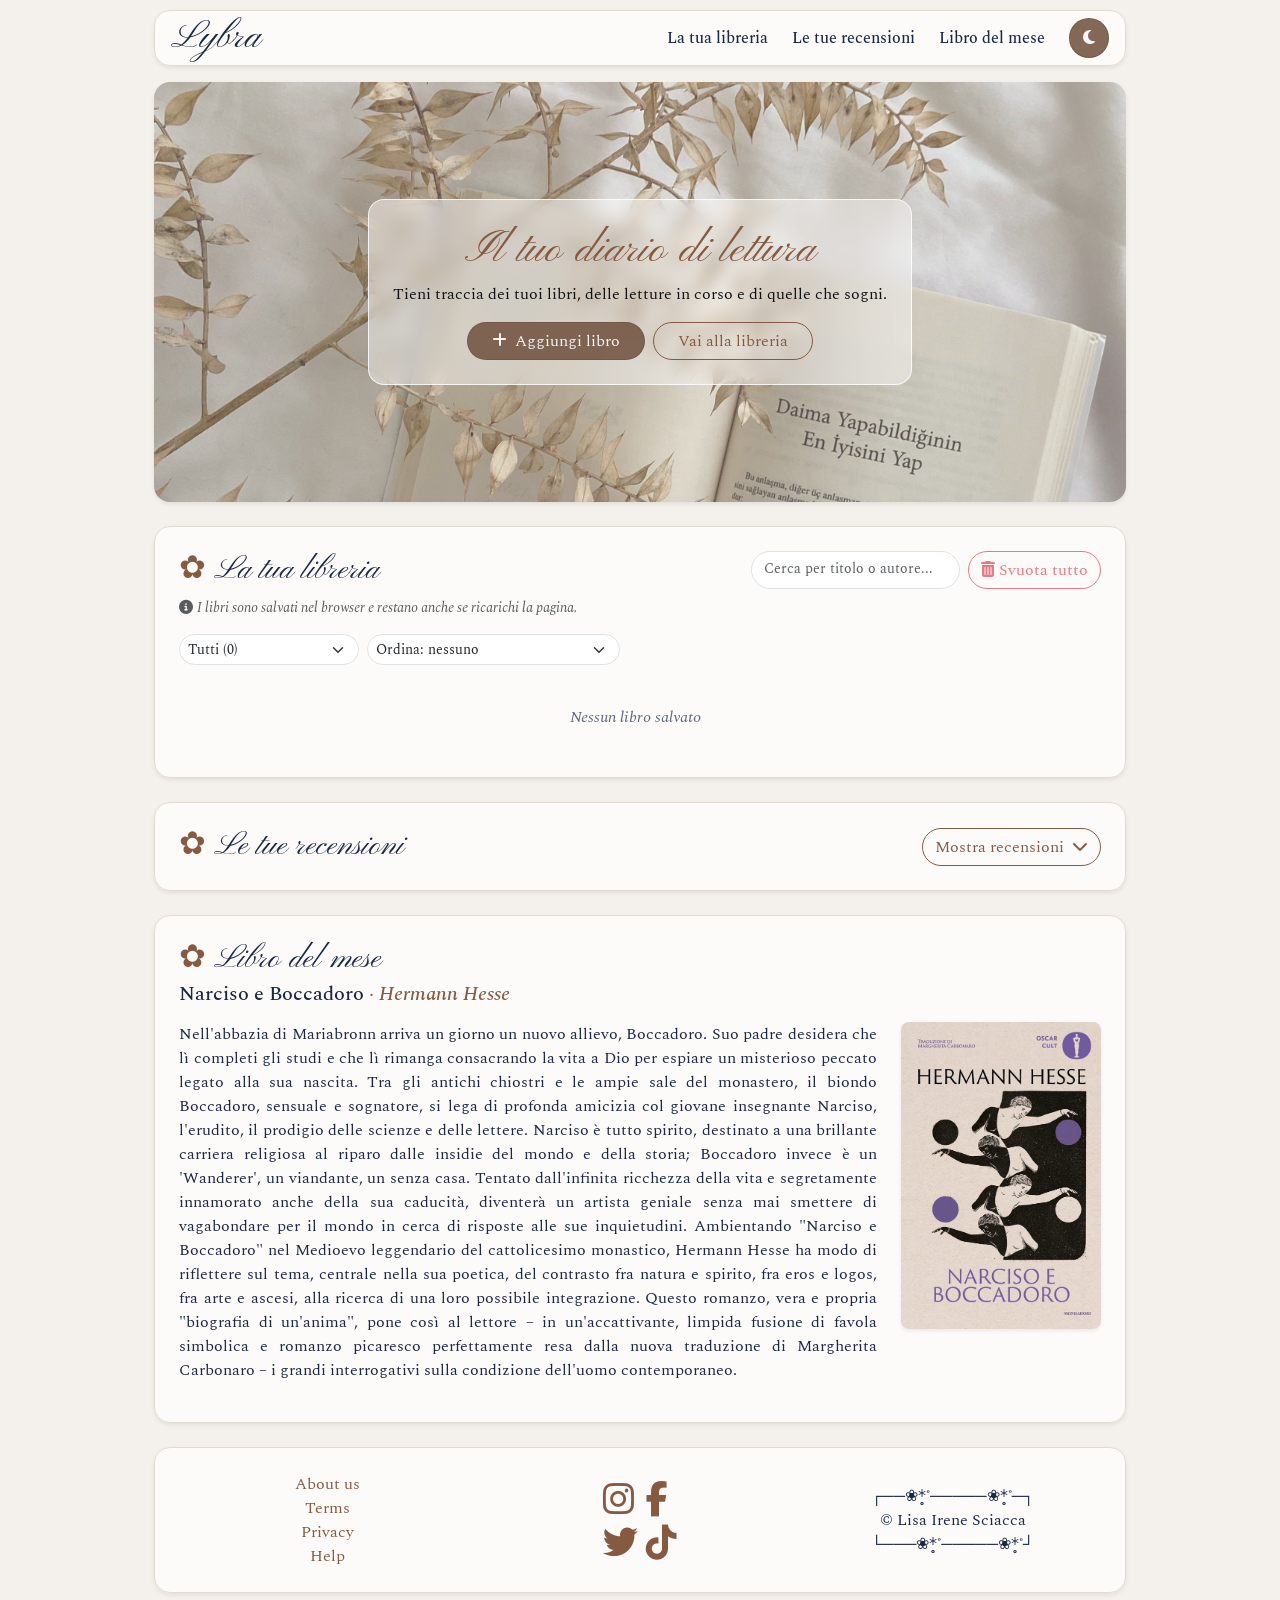
<file: index.html>
<!DOCTYPE html>
<!-- data-bs-theme: tema di Bootstrap (light/dark), gestito da js.js -->
<html lang="it" data-bs-theme="light">

<head>
    <meta charset="UTF-8">
    <meta name="viewport" content="width=device-width, initial-scale=1.0">
    <title>Lybra - Diario di lettura</title>
    <!-- Bootstrap: caricato PRIMA del nostro CSS, così in caso di conflitto vincono le nostre regole -->
    <link rel="stylesheet" href="https://cdn.jsdelivr.net/npm/bootstrap@5.3.8/dist/css/bootstrap.min.css">
    <link rel="stylesheet" type="text/css" href="assets/css/css.css">
    <link rel="stylesheet" href="https://cdnjs.cloudflare.com/ajax/libs/font-awesome/6.4.0/css/all.min.css">
    <style>
        @import url('https://fonts.googleapis.com/css2?family=Pinyon+Script&family=Spectral:ital,wght@0,200;0,300;0,400;0,500;0,600;0,700;0,800;1,200;1,300;1,400;1,500;1,600;1,700;1,800&display=swap');
    </style>
</head>

<body>
    <header>
        <!-- navbar di Bootstrap + sticky-top: la barra resta visibile mentre si scorre la pagina.
             vetro: la nostra classe per l'effetto vetro smerigliato (nel CSS) -->
        <nav id="navBar" class="navbar sticky-top vetro flex-nowrap gap-2 rounded-4 shadow-sm px-3 py-1 mb-3">
            <h1 class="m-0"><a href="#">Lybra</a></h1>
            <!-- flex-nowrap: tutto su una riga anche su smartphone.
                 gap-2 su mobile, gap-md-4 da tablet in su -->
            <div class="d-flex flex-nowrap align-items-center gap-2 gap-md-4">
                <!-- Testo lungo da tablet in su (d-none d-md-inline), testo corto su smartphone (d-md-none) -->
                <a class="linkNav" href="#secLibrary">
                    <span class="d-none d-md-inline">La tua libreria</span><span class="d-md-none">Libreria</span>
                </a>
                <a class="linkNav" href="#secRecensione">
                    <span class="d-none d-md-inline">Le tue recensioni</span><span class="d-md-none">Recensioni</span>
                </a>
                <a class="linkNav" href="#bookMonth">
                    <span class="d-none d-md-inline">Libro del mese</span><span class="d-md-none">Del mese</span>
                </a>
                <!-- Bottone tondo con icona Font Awesome: il JS alterna luna e sole -->
                <button id="themeButton" class="btn btn-lybra rounded-circle" aria-label="Cambia tema">
                    <i class="fa-solid fa-moon"></i>
                </button>
            </div>
        </nav>
    </header>

    <main>
        <!-- ===== HERO =====
             Foto a tutta larghezza con il riquadro vetro al centro e il bottone che apre la modale -->
        <section id="hero" class="rounded-4 shadow-sm d-flex align-items-center justify-content-center p-4">
            <div class="heroBox text-center rounded-4 px-4 py-4">
                <p class="titoloHero m-0">Il tuo diario di lettura</p>
                <p class="m-0 mt-1">Tieni traccia dei tuoi libri, delle letture in corso e di quelle che sogni.</p>
                <div class="d-flex flex-wrap justify-content-center gap-2 mt-3">
                    <!-- data-bs-toggle="modal" + data-bs-target: Bootstrap apre la modale #modaleLibro,
                         senza scrivere JavaScript -->
                    <button type="button" class="btn btn-lybra rounded-pill px-4" data-bs-toggle="modal"
                        data-bs-target="#modaleLibro">
                        <i class="fa-solid fa-plus me-2"></i>Aggiungi libro
                    </button>
                    <a href="#secLibrary" class="btn btn-outline-lybra rounded-pill px-4">Vai alla libreria</a>
                </div>
            </div>
        </section>

        <!-- ===== LIBRERIA ===== -->
        <section id="secLibrary" class="vetro rounded-4 shadow-sm p-4 mt-4">
            <!-- Intestazione: titolo a sinistra, ricerca e "Svuota tutto" a destra -->
            <div class="d-flex flex-wrap justify-content-between align-items-center gap-3 mb-2">
                <h2 class="titoloSezione m-0"><span class="flowers">✿</span> La tua libreria</h2>
                <!-- flex-md-nowrap: da tablet in su ricerca e bottone restano sulla stessa riga -->
                <div class="d-flex flex-wrap flex-md-nowrap gap-2">
                    <input type="text" id="searchInput" class="form-control rounded-pill"
                        placeholder="Cerca per titolo o autore...">
                    <!-- btn-outline-danger: bottone rosso con bordo, già pronto in Bootstrap.
                         Non svuota direttamente: apre la modale di conferma -->
                    <button id="svuotaTutto" type="button" class="btn btn-outline-danger rounded-pill text-nowrap"
                        data-bs-toggle="modal" data-bs-target="#modaleSvuota">
                        <i class="fa-solid fa-trash-can me-1"></i>Svuota tutto
                    </button>
                </div>
            </div>
            <!-- Nota: corsivo, grigio e piccolo con le classi di Bootstrap -->
            <p class="info-storage fst-italic text-body-secondary small mb-3">
                <i class="fa-solid fa-circle-info me-1"></i>I libri sono salvati nel browser e restano anche se
                ricarichi la pagina.
            </p>

            <!-- Filtri e ordinamento: due select affiancate (vanno a capo su schermi stretti) -->
            <div id="filtri" class="d-flex flex-wrap gap-2 mb-3">
                <!-- visually-hidden: etichetta invisibile ma letta dai lettori di schermo -->
                <label for="filtroScaffale" class="visually-hidden">Filtra per scaffale</label>
                <select id="filtroScaffale" class="form-select form-select-sm rounded-pill">
                    <!-- Il numero tra parentesi lo aggiorna il JS (aggiornaContatore) -->
                    <option value="tutti" selected>Tutti</option>
                    <option value="read">Letti</option>
                    <option value="reading">Sto leggendo</option>
                    <option value="wishlist">Voglio leggere</option>
                </select>

                <label for="ordinamento" class="visually-hidden">Ordina</label>
                <!-- Sempre attiva. Le opzioni sono raggruppate con <optgroup> (titolo non selezionabile).
                     Titolo e anno valgono per ogni scaffale; per voto e completamento
                     il JS passa da solo allo scaffale giusto -->
                <select id="ordinamento" class="form-select form-select-sm rounded-pill">
                    <option value="nessuno" selected>Ordina: nessuno</option>
                    <optgroup label="Titolo">
                        <option value="titolo-asc">Titolo: A → Z</option>
                        <option value="titolo-desc">Titolo: Z → A</option>
                    </optgroup>
                    <optgroup label="Anno">
                        <option value="anno-asc">Anno: dal più vecchio</option>
                        <option value="anno-desc">Anno: dal più recente</option>
                    </optgroup>
                    <optgroup label="Voto (letti)">
                        <option value="voto-desc">Voto: dal più alto</option>
                        <option value="voto-asc">Voto: dal più basso</option>
                    </optgroup>
                    <optgroup label="Completamento (sto leggendo)">
                        <option value="perc-desc">Completamento: dal più alto</option>
                        <option value="perc-asc">Completamento: dal più basso</option>
                    </optgroup>
                </select>
            </div>

            <!-- overflow-auto: barra di scorrimento se i libri superano l'altezza -->
            <div id="lista" class="overflow-auto">
                <ul id="ulLista" class="list-unstyled m-0"></ul>
            </div>
        </section>

        <!-- ===== RECENSIONI ===== -->
        <section id="secRecensione" class="vetro rounded-4 shadow-sm p-4 mt-4">
            <div class="d-flex flex-wrap justify-content-between align-items-center gap-3">
                <h2 class="titoloSezione m-0"><span class="flowers">✿</span> Le tue recensioni</h2>
                <!-- data-bs-toggle="collapse": Bootstrap apre/chiude #collapseRecensioni.
                     aria-expanded viene aggiornato da Bootstrap (lo usiamo nel CSS per girare la freccia) -->
                <button id="btnRecensioni" class="btn btn-outline-lybra rounded-pill" type="button"
                    data-bs-toggle="collapse" data-bs-target="#collapseRecensioni" aria-expanded="false"
                    aria-controls="collapseRecensioni">
                    <span class="testoBottone">Mostra recensioni</span>
                    <i class="fa-solid fa-chevron-down ms-1 freccia"></i>
                </button>
            </div>

            <!-- collapse: nascosto all'inizio, si apre verso il basso con un'animazione -->
            <div class="collapse" id="collapseRecensioni">
                <div id="listaRe" class="mt-3">
                    <ul id="ulListaRe" class="list-unstyled m-0"></ul>
                </div>
            </div>
        </section>

        <!-- ===== LIBRO DEL MESE ===== -->
        <section id="bookMonth" class="vetro rounded-4 shadow-sm p-4 mt-4">
            <h2 class="titoloSezione mb-1"><span class="flowers">✿</span> Libro del mese</h2>
            <h3 class="fs-5 mb-3">Narciso e Boccadoro <span class="autoreMese">· Hermann Hesse</span></h3>
            <!-- d-block mx-auto: immagine centrata su mobile; float-md-end: a destra da tablet in su -->
            <img src="assets/img/cover.jpg" alt="Copertina del libro Narciso e Boccadoro di Hermann Hesse"
                class="d-block mx-auto float-md-end ms-md-4 mb-3 rounded-3 shadow-sm">
            <p>Nell'abbazia di Mariabronn arriva un giorno un nuovo allievo, Boccadoro. Suo padre desidera che lì
                completi gli studi e che lì rimanga consacrando la vita a Dio per espiare un misterioso peccato legato
                alla sua nascita. Tra gli antichi chiostri e le ampie sale del monastero, il biondo Boccadoro,
                sensuale e sognatore, si lega di profonda amicizia col giovane insegnante Narciso, l'erudito, il
                prodigio delle scienze e delle lettere. Narciso è tutto spirito, destinato a una brillante carriera
                religiosa al riparo dalle insidie del mondo e della storia; Boccadoro invece è un 'Wanderer', un
                viandante, un senza casa. Tentato dall'infinita ricchezza della vita e segretamente innamorato anche
                della sua caducità, diventerà un artista geniale senza mai smettere di vagabondare per il mondo in
                cerca di risposte alle sue inquietudini. Ambientando "Narciso e Boccadoro" nel Medioevo leggendario
                del cattolicesimo monastico, Hermann Hesse ha modo di riflettere sul tema, centrale nella sua poetica,
                del contrasto fra natura e spirito, fra eros e logos, fra arte e ascesi, alla ricerca di una loro
                possibile integrazione. Questo romanzo, vera e propria "biografia di un'anima", pone così al lettore –
                in un'accattivante, limpida fusione di favola simbolica e romanzo picaresco perfettamente resa dalla
                nuova traduzione di Margherita Carbonaro – i grandi interrogativi sulla condizione dell'uomo
                contemporaneo.</p>
            <!-- clearfix: il riquadro contiene anche l'immagine flottante -->
            <div class="clearfix"></div>
            <div id="quotes">
                <p id="pQuotes"></p>
            </div>
        </section>
    </main>

    <!-- py-3 su smartphone, py-md-4 da tablet in su -->
    <footer class="vetro rounded-4 shadow-sm row g-0 align-items-center py-3 py-md-4 px-3 mt-4">
        <div id="info" class="col-md-4 mb-2 mb-md-0">
            <!-- Su smartphone i link stanno in riga (d-flex), da tablet in su tornano in colonna (d-md-block) -->
            <ul class="list-unstyled text-center m-0 d-flex flex-wrap justify-content-center column-gap-3 d-md-block">
                <li><a href="aboutUs.html" target="_blank">About us</a></li>
                <li><a href="aboutUs.html#terms" target="_blank">Terms</a></li>
                <li><a href="aboutUs.html#privacy" target="_blank">Privacy</a></li>
                <li><a href="aboutUs.html#help" target="_blank">Help</a></li>
            </ul>
        </div>

        <!-- Icone: in riga su smartphone, griglia 2x2 da tablet in su (vedi CSS) -->
        <div id="social" class="col-md-4 mb-2 mb-md-0">
            <a href="https://www.instagram.com/" target="_blank" aria-label="Instagram"><i class="fa-brands fa-instagram"></i></a>
            <a href="https://www.facebook.com/" target="_blank" aria-label="Facebook"><i class="fa-brands fa-facebook-f"></i></a>
            <a href="https://x.com" target="_blank" aria-label="X"><i class="fa-brands fa-twitter"></i></a>
            <a href="https://www.tiktok.com" target="_blank" aria-label="TikTok"><i class="fa-brands fa-tiktok"></i></a>
        </div>

        <div id="copyright" class="col-md-4 text-center">
            ┌──❀*̥˚─────❀*̥˚─┐ <br />
            © Lisa Irene Sciacca <br />
            └───❀*̥˚─────❀*̥˚┘
        </div>
    </footer>

    <!-- ===== MODALE: AGGIUNGI LIBRO =====
         modal fade: finestra sopra la pagina, con dissolvenza. Si apre dal bottone della hero -->
    <div class="modal fade" id="modaleLibro" tabindex="-1" aria-labelledby="titoloModale" aria-hidden="true">
        <!-- modal-lg: più larga; modal-dialog-centered: centrata in verticale;
             modal-dialog-scrollable: se il contenuto è lungo scorre dentro la modale -->
        <div class="modal-dialog modal-lg modal-dialog-centered modal-dialog-scrollable">
            <div class="modal-content rounded-4">
                <div class="modal-header">
                    <h2 class="modal-title titoloSezione" id="titoloModale">Aggiungi un nuovo libro</h2>
                    <!-- data-bs-dismiss="modal": chiude la modale senza JavaScript -->
                    <button type="button" class="btn-close" data-bs-dismiss="modal" aria-label="Chiudi"></button>
                </div>

                <div class="modal-body">
                    <!-- novalidate: spegne i fumetti del browser, gli errori li mostra Bootstrap -->
                    <form id="formLibro" class="row g-3" novalidate>
                        <div class="col-12">
                            <label for="title" class="form-label">Titolo *</label>
                            <!-- pattern: almeno un carattere che non sia uno spazio -->
                            <input type="text" id="title" class="form-control" placeholder="Titolo del libro"
                                maxlength="100" pattern=".*\S.*" required>
                            <!-- Messaggio d'errore: Bootstrap lo mostra solo se il campo prima è non valido -->
                            <div class="invalid-feedback">Inserisci il titolo del libro.</div>
                        </div>

                        <div class="col-md-8">
                            <label for="author" class="form-label">Autore</label>
                            <input type="text" id="author" class="form-control" placeholder="Autore del libro"
                                maxlength="60">
                        </div>

                        <div class="col-md-4">
                            <!-- Il massimo (anno attuale) viene impostato dal JS -->
                            <label for="year" class="form-label">Anno</label>
                            <input type="number" id="year" class="form-control" placeholder="Anno">
                            <div class="invalid-feedback">Inserisci un anno valido.</div>
                        </div>

                        <div class="col-md-6">
                            <label for="genre" class="form-label">Genere</label>
                            <select id="genre" class="form-select">
                                <option selected value="">&nbsp</option>
                                <option value="narrativa">Narrativa</option>
                                <option value="poesia">Poesia</option>
                                <option value="saggistica">Saggistica</option>
                                <option value="romantico">Romantico</option>
                                <option value="altro">Altro</option>
                            </select>
                        </div>

                        <div class="col-md-6">
                            <label for="shelf" class="form-label">Scaffale *</label>
                            <select id="shelf" class="form-select" required>
                                <!-- value="" serve a required: senza, il valore sarebbe lo spazio &nbsp (non vuoto) -->
                                <option selected value="">&nbsp</option>
                                <option value="read">Letto</option>
                                <option value="reading">Sto leggendo</option>
                                <option value="wishlist">Voglio leggere</option>
                            </select>
                            <div class="invalid-feedback">Scegli uno scaffale.</div>
                        </div>

                        <!-- d-none: nascosto finché non si sceglie "Letto" o "Sto leggendo" (lo gestisce il JS) -->
                        <div id="noteRe" class="col-12 d-none">
                            <div class="row g-3">
                                <div class="col-md-9">
                                    <label for="noteRecensione" class="form-label">Recensione</label>
                                    <textarea id="noteRecensione" class="form-control"
                                        placeholder="Scrivi qua la tua recensione o nota" rows="4"
                                        maxlength="1000"></textarea>
                                </div>
                                <div class="col-md-3">
                                    <label for="rating" class="form-label">Valutazione</label>
                                    <!-- Input numerico: min e max fanno il controllo 0-100 -->
                                    <input type="number" id="rating" class="form-control" min="0" max="100"
                                        placeholder="0-100">
                                    <div class="invalid-feedback">Da 0 a 100.</div>
                                </div>
                            </div>
                        </div>
                    </form>
                </div>

                <div class="modal-footer justify-content-between">
                    <p class="m-0 small">*Campi obbligatori</p>
                    <div class="d-flex gap-2">
                        <button type="button" class="btn btn-outline-secondary rounded-pill"
                            data-bs-dismiss="modal">Annulla</button>
                        <!-- form="formLibro": il bottone sta fuori dal <form> (nel footer della modale)
                             ma invia comunque quel form, perché è collegato tramite il suo id -->
                        <button type="submit" form="formLibro" class="start btn btn-lybra rounded-pill px-4">
                            Aggiungi
                        </button>
                    </div>
                </div>
            </div>
        </div>
    </div>

    <!-- ===== MODALE: SVUOTA TUTTO =====
         Conferma prima di cancellare tutti i libri -->
    <div class="modal fade" id="modaleSvuota" tabindex="-1" aria-labelledby="titoloSvuota" aria-hidden="true">
        <div class="modal-dialog modal-dialog-centered">
            <div class="modal-content rounded-4">
                <div class="modal-header">
                    <h2 class="modal-title fs-5" id="titoloSvuota">Svuotare la libreria?</h2>
                    <button type="button" class="btn-close" data-bs-dismiss="modal" aria-label="Chiudi"></button>
                </div>
                <div class="modal-body">
                    <p class="m-0">Tutti i libri e le recensioni verranno eliminati dal browser. Non si può annullare.</p>
                </div>
                <div class="modal-footer">
                    <button type="button" class="btn btn-outline-secondary rounded-pill"
                        data-bs-dismiss="modal">Annulla</button>
                    <!-- Solo questo bottone svuota davvero (listener in js.js) -->
                    <button type="button" id="confermaSvuota" class="btn btn-danger rounded-pill">Svuota tutto</button>
                </div>
            </div>
        </div>
    </div>

    <!-- Notifica di conferma: nascosta (d-none) finché il JS non la mostra.
         position-fixed bottom-0 end-0: fissa in basso a destra, visibile ovunque -->
    <div id="notifica" class="alert alert-success d-none position-fixed bottom-0 end-0 m-3 z-3" role="alert"></div>

    <!-- JavaScript di Bootstrap: serve per la modale e per l'apertura delle recensioni (collapse).
         Va caricato PRIMA del nostro js.js, che usa l'oggetto "bootstrap" -->
    <script src="https://cdn.jsdelivr.net/npm/bootstrap@5.3.8/dist/js/bootstrap.bundle.min.js"></script>
    <script src="assets/JS/js.js"></script>
</body>

</html>
</file>
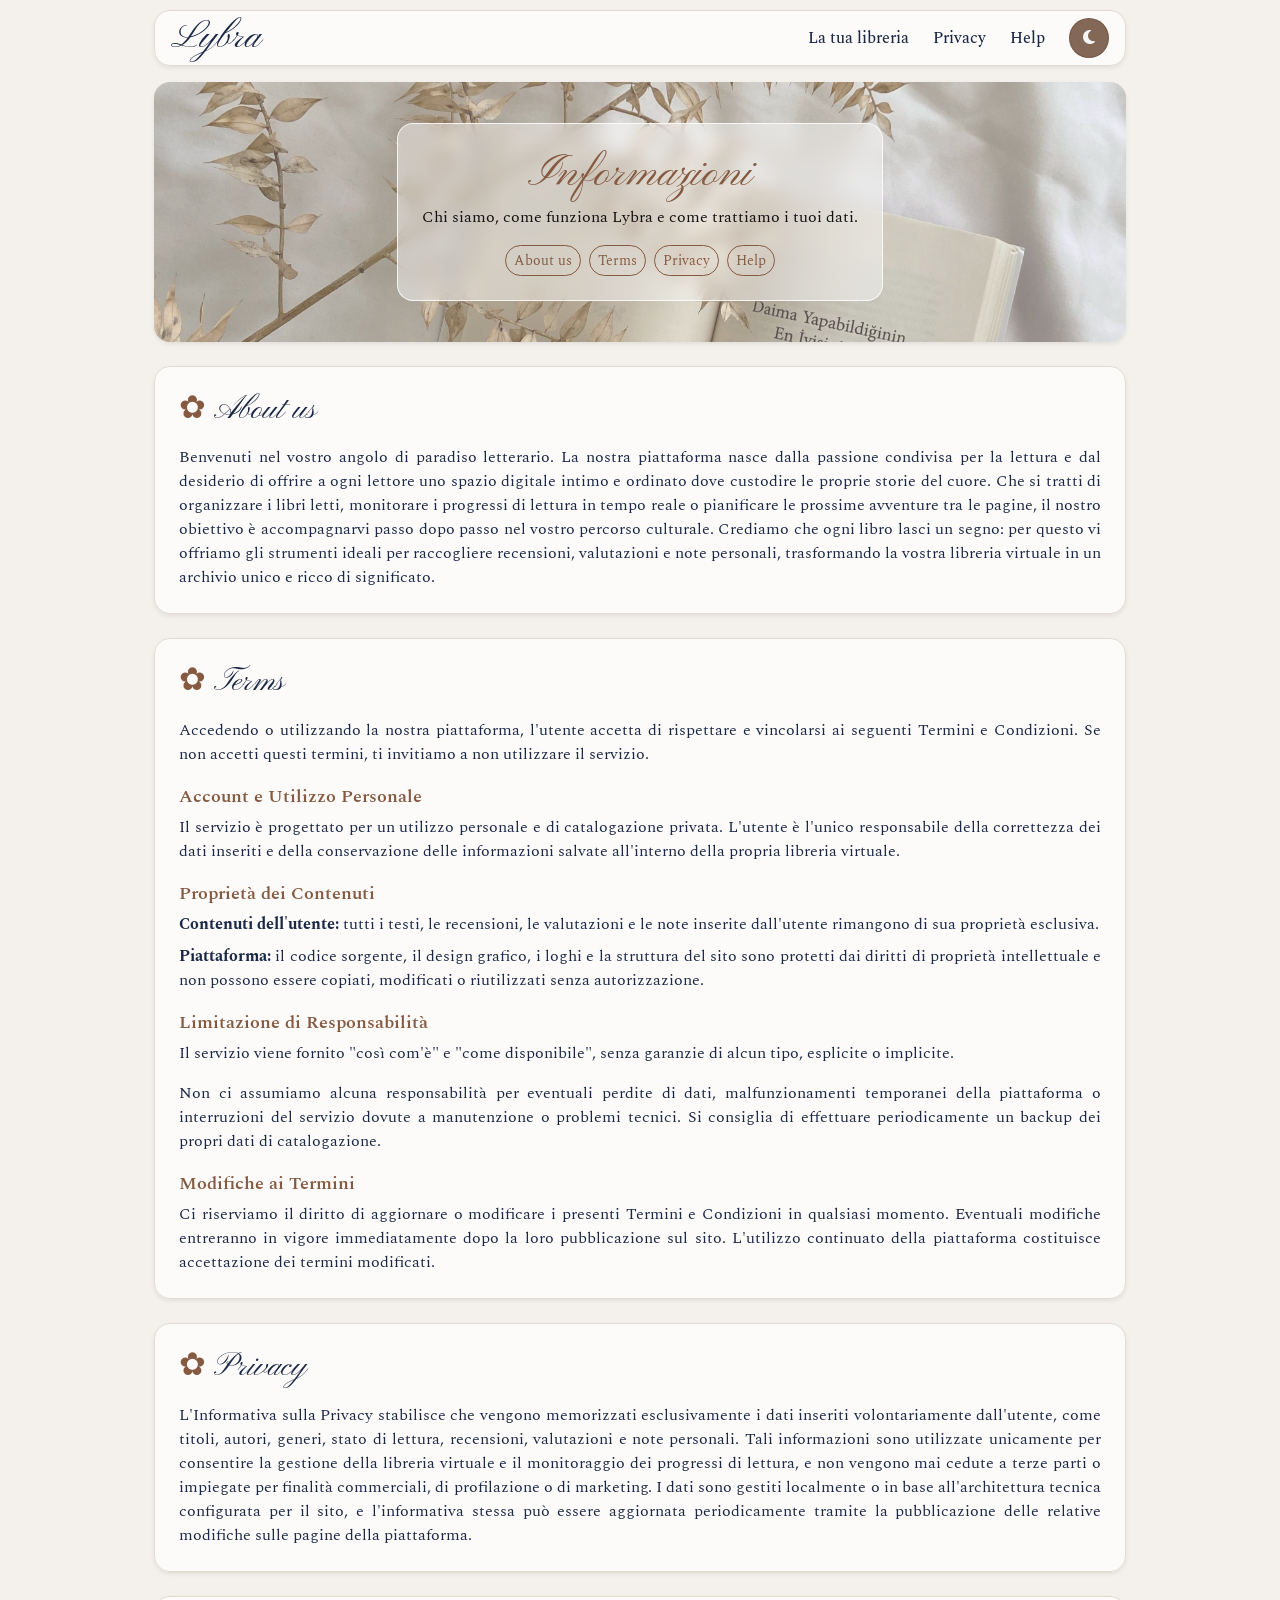
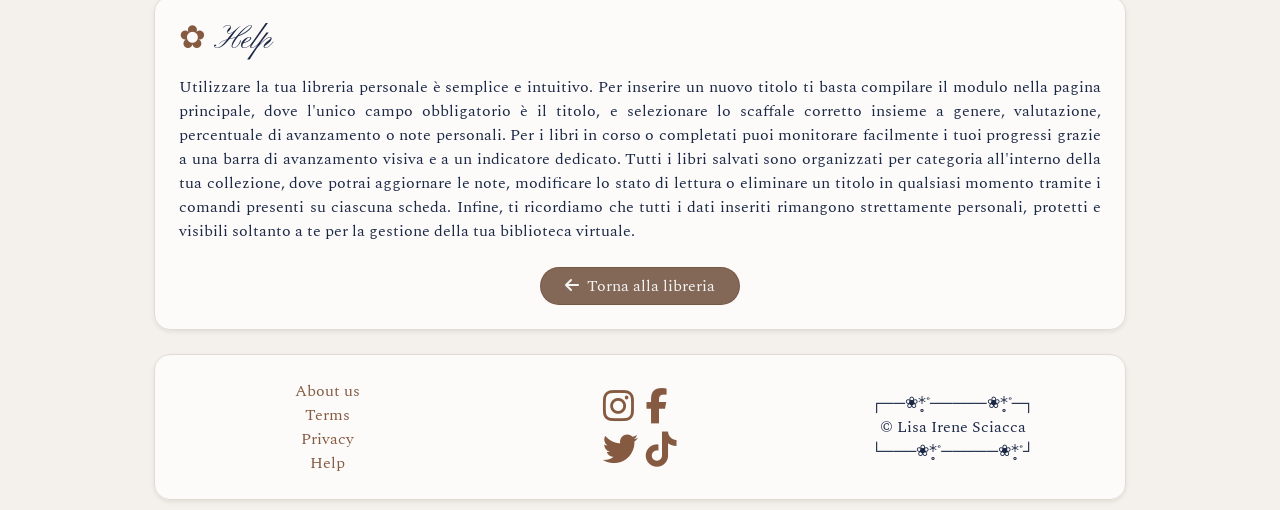
<file: aboutUs.html>
<!DOCTYPE html>
<!-- data-bs-theme: tema di Bootstrap (light/dark), gestito da js.js -->
<html lang="it" data-bs-theme="light">

<head>
    <meta charset="UTF-8">
    <meta name="viewport" content="width=device-width, initial-scale=1.0">
    <title>Lybra - Informazioni</title>
    <!-- Stessi file della pagina principale: Bootstrap prima, poi il nostro CSS -->
    <link rel="stylesheet" href="https://cdn.jsdelivr.net/npm/bootstrap@5.3.8/dist/css/bootstrap.min.css">
    <link rel="stylesheet" type="text/css" href="assets/css/css.css">
    <link rel="stylesheet" href="https://cdnjs.cloudflare.com/ajax/libs/font-awesome/6.4.0/css/all.min.css">
    <style>
        @import url('https://fonts.googleapis.com/css2?family=Pinyon+Script&family=Spectral:ital,wght@0,200;0,300;0,400;0,500;0,600;0,700;0,800;1,200;1,300;1,400;1,500;1,600;1,700;1,800&display=swap');
    </style>
</head>

<body>
    <header>
        <!-- Stessa barra della pagina principale: sticky-top, effetto vetro, tutto su una riga -->
        <nav id="navBar" class="navbar sticky-top vetro flex-nowrap gap-2 rounded-4 shadow-sm px-3 py-1 mb-3">
            <h1 class="m-0"><a href="index.html">Lybra</a></h1>
            <div class="d-flex flex-nowrap align-items-center gap-2 gap-md-4">
                <!-- Testo lungo da tablet in su, testo corto su smartphone -->
                <a class="linkNav" href="index.html">
                    <span class="d-none d-md-inline">La tua libreria</span><span class="d-md-none">Libreria</span>
                </a>
                <a class="linkNav" href="#privacy">Privacy</a>
                <a class="linkNav" href="#help">Help</a>
                <!-- Bottone tondo con icona Font Awesome: js.js alterna luna e sole -->
                <button id="themeButton" class="btn btn-lybra rounded-circle" aria-label="Cambia tema">
                    <i class="fa-solid fa-moon"></i>
                </button>
            </div>
        </nav>
    </header>

    <main class="paginaInfo">
        <!-- ===== HERO (versione più bassa di quella della pagina principale) ===== -->
        <section id="hero" class="heroPiccola rounded-4 shadow-sm d-flex align-items-center justify-content-center p-4">
            <div class="heroBox text-center rounded-4 px-4 py-4">
                <p class="titoloHero m-0">Informazioni</p>
                <p class="m-0 mt-1">Chi siamo, come funziona Lybra e come trattiamo i tuoi dati.</p>
                <!-- Indice della pagina: pillole che portano alle sezioni -->
                <div class="d-flex flex-wrap justify-content-center gap-2 mt-3">
                    <a href="#aboutUs" class="btn btn-sm btn-outline-lybra rounded-pill">About us</a>
                    <a href="#terms" class="btn btn-sm btn-outline-lybra rounded-pill">Terms</a>
                    <a href="#privacy" class="btn btn-sm btn-outline-lybra rounded-pill">Privacy</a>
                    <a href="#help" class="btn btn-sm btn-outline-lybra rounded-pill">Help</a>
                </div>
            </div>
        </section>

        <!-- ===== ABOUT US =====
             Ogni sezione è una card vetro con il suo id (prima c'erano 4 div con lo stesso id "aiuto":
             un id deve essere unico nella pagina) -->
        <section id="aboutUs" class="vetro rounded-4 shadow-sm p-4 mt-4">
            <h2 class="titoloSezione mb-3"><span class="flowers">✿</span> About us</h2>
            <p class="m-0">
                Benvenuti nel vostro angolo di paradiso letterario. La nostra piattaforma nasce dalla passione
                condivisa per la lettura e dal desiderio di offrire a ogni lettore uno spazio digitale intimo e
                ordinato dove custodire le proprie storie del cuore. Che si tratti di organizzare i libri letti,
                monitorare i progressi di lettura in tempo reale o pianificare le prossime avventure tra le
                pagine, il nostro obiettivo è accompagnarvi passo dopo passo nel vostro percorso culturale.
                Crediamo che ogni libro lasci un segno: per questo vi offriamo gli strumenti ideali per
                raccogliere recensioni, valutazioni e note personali, trasformando la vostra libreria virtuale
                in un archivio unico e ricco di significato.
            </p>
        </section>

        <!-- ===== TERMS =====
             I paragrafi separati da <br /><br /> diventano veri paragrafi con un sottotitolo (h3) -->
        <section id="terms" class="vetro rounded-4 shadow-sm p-4 mt-4">
            <h2 class="titoloSezione mb-3"><span class="flowers">✿</span> Terms</h2>
            <p>
                Accedendo o utilizzando la nostra piattaforma, l'utente accetta di rispettare e vincolarsi ai
                seguenti Termini e Condizioni. Se non accetti questi termini, ti invitiamo a non utilizzare il
                servizio.
            </p>

            <h3>Account e Utilizzo Personale</h3>
            <p>
                Il servizio è progettato per un utilizzo personale e di catalogazione privata.
                L'utente è l'unico responsabile della correttezza dei dati inseriti e della conservazione delle
                informazioni salvate all'interno della propria libreria virtuale.
            </p>

            <h3>Proprietà dei Contenuti</h3>
            <!-- list-unstyled: elenco senza pallini, solo per separare le due voci -->
            <ul class="list-unstyled">
                <li class="mb-2">
                    <strong>Contenuti dell'utente:</strong> tutti i testi, le recensioni, le valutazioni e le note
                    inserite dall'utente rimangono di sua proprietà esclusiva.
                </li>
                <li>
                    <strong>Piattaforma:</strong> il codice sorgente, il design grafico, i loghi e la struttura del
                    sito sono protetti dai diritti di proprietà intellettuale e non possono essere copiati,
                    modificati o riutilizzati senza autorizzazione.
                </li>
            </ul>

            <h3>Limitazione di Responsabilità</h3>
            <p>
                Il servizio viene fornito "così com'è" e "come disponibile", senza garanzie di alcun tipo, esplicite
                o implicite.
            </p>
            <p>
                Non ci assumiamo alcuna responsabilità per eventuali perdite di dati, malfunzionamenti temporanei
                della piattaforma o interruzioni del servizio dovute a manutenzione o problemi tecnici. Si consiglia
                di effettuare periodicamente un backup dei propri dati di catalogazione.
            </p>

            <h3>Modifiche ai Termini</h3>
            <p class="m-0">
                Ci riserviamo il diritto di aggiornare o modificare i presenti Termini e Condizioni in qualsiasi
                momento. Eventuali modifiche entreranno in vigore immediatamente dopo la loro pubblicazione sul
                sito. L'utilizzo continuato della piattaforma costituisce accettazione dei termini modificati.
            </p>
        </section>

        <!-- ===== PRIVACY ===== -->
        <section id="privacy" class="vetro rounded-4 shadow-sm p-4 mt-4">
            <h2 class="titoloSezione mb-3"><span class="flowers">✿</span> Privacy</h2>
            <p class="m-0">
                L'Informativa sulla Privacy stabilisce che vengono memorizzati esclusivamente i dati inseriti
                volontariamente dall'utente, come titoli, autori, generi, stato di lettura, recensioni, valutazioni
                e note personali. Tali informazioni sono utilizzate unicamente per consentire la gestione della
                libreria virtuale e il monitoraggio dei progressi di lettura, e non vengono mai cedute a terze parti
                o impiegate per finalità commerciali, di profilazione o di marketing. I dati sono gestiti localmente
                o in base all'architettura tecnica configurata per il sito, e l'informativa stessa può essere
                aggiornata periodicamente tramite la pubblicazione delle relative modifiche sulle pagine della
                piattaforma.
            </p>
        </section>

        <!-- ===== HELP ===== -->
        <section id="help" class="vetro rounded-4 shadow-sm p-4 mt-4">
            <h2 class="titoloSezione mb-3"><span class="flowers">✿</span> Help</h2>
            <p>
                Utilizzare la tua libreria personale è semplice e intuitivo. Per inserire un nuovo titolo ti basta
                compilare il modulo nella pagina principale, dove l'unico campo obbligatorio è il titolo, e
                selezionare lo scaffale corretto insieme a genere, valutazione, percentuale di avanzamento o note
                personali. Per i libri in corso o completati puoi monitorare facilmente i tuoi progressi grazie a una
                barra di avanzamento visiva e a un indicatore dedicato. Tutti i libri salvati sono organizzati per
                categoria all'interno della tua collezione, dove potrai aggiornare le note, modificare lo stato di
                lettura o eliminare un titolo in qualsiasi momento tramite i comandi presenti su ciascuna scheda.
                Infine, ti ricordiamo che tutti i dati inseriti rimangono strettamente personali, protetti e visibili
                soltanto a te per la gestione della tua biblioteca virtuale.
            </p>
            <!-- Invito a tornare alla libreria -->
            <div class="text-center mt-4">
                <a href="index.html" class="btn btn-lybra rounded-pill px-4">
                    <i class="fa-solid fa-arrow-left me-2"></i>Torna alla libreria
                </a>
            </div>
        </section>
    </main>

    <!-- Stesso footer della pagina principale: qui i link portano alle sezioni di questa pagina -->
    <footer class="vetro rounded-4 shadow-sm row g-0 align-items-center py-3 py-md-4 px-3 mt-4">
        <div id="info" class="col-md-4 mb-2 mb-md-0">
            <ul class="list-unstyled text-center m-0 d-flex flex-wrap justify-content-center column-gap-3 d-md-block">
                <li><a href="#aboutUs">About us</a></li>
                <li><a href="#terms">Terms</a></li>
                <li><a href="#privacy">Privacy</a></li>
                <li><a href="#help">Help</a></li>
            </ul>
        </div>

        <div id="social" class="col-md-4 mb-2 mb-md-0">
            <a href="https://www.instagram.com/" target="_blank" aria-label="Instagram"><i class="fa-brands fa-instagram"></i></a>
            <a href="https://www.facebook.com/" target="_blank" aria-label="Facebook"><i class="fa-brands fa-facebook-f"></i></a>
            <a href="https://x.com" target="_blank" aria-label="X"><i class="fa-brands fa-twitter"></i></a>
            <a href="https://www.tiktok.com" target="_blank" aria-label="TikTok"><i class="fa-brands fa-tiktok"></i></a>
        </div>

        <div id="copyright" class="col-md-4 text-center">
            ┌──❀*̥˚─────❀*̥˚─┐ <br />
            © Lisa Irene Sciacca <br />
            └───❀*̥˚─────❀*̥˚┘
        </div>
    </footer>

    <!-- Stesso js.js della pagina principale: qui viene eseguita solo la parte del tema
         (il codice della libreria parte solo se trova la lista dei libri) -->
    <script src="assets/JS/js.js"></script>
</body>

</html>
</file>
<file: assets/css/css.css>
/* =========================================================
   Lybra - CSS
   Layout, spaziature e componenti vengono da Bootstrap (classi nell'HTML).
   Qui restano solo colori, font e dettagli personali.
   Le regole usano il CSS ANNIDATO: "&" indica il selettore che contiene la regola.
   ========================================================= */

/* ===== Variabili colore ===== */
:root {
    --blu: #1b2845;
    --marrone: #855A41;
    --marrone-trasparente: #745644e3;
    --rosa: #C08066;
    --sfondo: #f4f1ec;
    --sfondo-scuro: #2e1d13;
    --bordo-vetro: #e2dbd2;
}

body {
    font-family: "Spectral", Arial, Helvetica, sans-serif;
    max-width: 992px;
    margin: 0 auto;
    padding: 10px;
    color: var(--blu);
    background-color: var(--sfondo);
}

/* Le sezioni si fermano sotto la barra fissa quando ci si arriva dai link del menu */
section {
    scroll-margin-top: 90px;
}

/* ===== Font dei titoli ===== */
h1,
.titoloSezione,
.titoloHero {
    font-family: "Pinyon Script", Arial, Helvetica, sans-serif;
}

.titoloSezione {
    font-size: 2rem;
}

.flowers {
    font-weight: lighter;
    color: var(--marrone);
}

/* ===== Effetto vetro =====
   Usato da barra, sezioni e footer: bianco semitrasparente + sfocatura di ciò che sta dietro */
.vetro {
    background-color: rgba(255, 255, 255, 0.7);
    backdrop-filter: blur(8px);
    border: 1px solid var(--bordo-vetro);
}

/* ===== Bottoni personalizzati =====
   Bootstrap disegna i .btn usando delle variabili CSS: basta cambiarle */

/* Bottone pieno marrone */
.btn-lybra {
    --bs-btn-bg: var(--marrone-trasparente);
    --bs-btn-border-color: var(--marrone-trasparente);
    --bs-btn-color: whitesmoke;
    --bs-btn-hover-bg: var(--rosa);
    --bs-btn-hover-border-color: var(--rosa);
    --bs-btn-hover-color: whitesmoke;
    --bs-btn-active-bg: var(--rosa);
    --bs-btn-active-border-color: var(--rosa);
    --bs-btn-active-color: whitesmoke;
}

/* Bottone con solo il bordo (filtri, "Vai alla libreria", "Mostra recensioni").
   Con la classe "active" diventa pieno: così si vede il filtro selezionato */
.btn-outline-lybra {
    --bs-btn-color: var(--marrone);
    --bs-btn-border-color: var(--marrone);
    --bs-btn-hover-bg: var(--rosa);
    --bs-btn-hover-border-color: var(--rosa);
    --bs-btn-hover-color: whitesmoke;
    --bs-btn-active-bg: var(--marrone-trasparente);
    --bs-btn-active-border-color: var(--marrone-trasparente);
    --bs-btn-active-color: whitesmoke;
}

/* ===== Barra di navigazione ===== */
#navBar {
    & h1 {
        font-size: 2.4rem;

        & a {
            color: inherit;
            text-decoration: none;
        }
    }

    /* Link con sottolineatura che "scorre" da sinistra al passaggio del mouse */
    & .linkNav {
        position: relative;
        color: var(--blu);
        text-decoration: none;
        font-weight: 500;

        /* La linea: parte larga 0 e si allarga fino al 100% */
        &::after {
            content: "";
            position: absolute;
            left: 0;
            bottom: -3px;
            width: 0;
            height: 1px;
            background-color: var(--rosa);
            transition: width 0.25s ease;
        }

        &:hover {
            color: var(--rosa);

            &::after {
                width: 100%;
            }
        }
    }
}

/* Bottone del tema: cerchio di 40px con l'icona al centro */
#themeButton {
    width: 40px;
    height: 40px;
    padding: 0;
}

/* ----- Barra su smartphone: più piccola, tutto su una riga -----
   575.98px è il limite "sm" di Bootstrap: sotto questa larghezza siamo su smartphone */
@media (max-width: 575.98px) {
    #navBar {
        & h1 {
            font-size: 1.8rem;
        }

        & .linkNav {
            font-size: 0.8rem;
            white-space: nowrap; /* "Del mese" non va a capo */
        }
    }

    #themeButton {
        width: 30px;
        height: 30px;
        font-size: 0.8rem;
    }
}

/* ===== Hero ===== */
#hero {
    min-height: 420px;
    /* Velo sopra la foto: stesso colore dello sfondo della pagina al 30%.
       Così la foto sembra un po' trasparente, ma il riquadro al centro resta nitido
       (opacity invece sbiadirebbe tutto il contenuto della sezione).
       Per un effetto più o meno forte, cambia 0.3 in --velo-hero */
    --velo-hero: rgba(244, 241, 236, 0.3);
    background-image: linear-gradient(var(--velo-hero), var(--velo-hero)), url('../img/header2.jpg');
    background-size: cover;
    background-position: center;

    /* Riquadro centrale effetto vetro */
    & .heroBox {
        max-width: min(560px, 100%);
        background-color: rgba(255, 255, 255, 0.45);
        backdrop-filter: blur(8px);
        border: 1px solid rgba(255, 255, 255, 0.8);

        & p {
            color: #111;
        }

        & .titoloHero {
            font-size: 2.8rem;
            line-height: 1.2;
            color: var(--marrone);
        }
    }
}

/* Versione più bassa della hero (pagina aboutUs.html).
   #hero.heroPiccola: id + classe, così vince sul min-height di #hero */
#hero.heroPiccola {
    min-height: 260px;
}

/* ===== Pagina informazioni (aboutUs.html) ===== */
.paginaInfo {
    /* Sottotitoli dei Terms */
    & h3 {
        font-size: 1.1rem;
        font-weight: 600;
        color: var(--marrone);
        margin-top: 1.25rem;
    }

    /* Testo giustificato da tablet in su; su smartphone allineato a sinistra
       (giustificato su righe corte crea spazi troppo larghi tra le parole) */
    /* :not(#hero): la hero resta centrata */
    & section:not(#hero) p,
    & section:not(#hero) li {
        @media (min-width: 768px) {
            text-align: justify;
        }
    }
}

/* ===== Campi dei form (modale e modifica) ===== */
.form-control,
.form-select {
    &:focus {
        background-color: antiquewhite;
        color: var(--blu);
    }
}

#searchInput {
    max-width: 320px;
    font-size: 0.9rem;
}

/* Nasconde le freccette dei campi anno (form principale e modifica) */
#year,
.modAnno {
    -moz-appearance: textfield;   /* Firefox */
    appearance: textfield;

    /* Chrome, Edge, Safari */
    &::-webkit-outer-spin-button,
    &::-webkit-inner-spin-button {
        -webkit-appearance: none;
        margin: 0;
    }
}

/* Titolo della modale in Pinyon Script, un po' più grande */
#modaleLibro .modal-title {
    font-size: 2.2rem;
}

/* ===== Libreria ===== */

/* Select di filtri e ordinamento: larghe quanto serve, a tutta larghezza su smartphone */
#filtri .form-select {
    width: auto;
    min-width: 180px;

    @media (max-width: 575.98px) {
        flex: 1 1 100%;    /* ogni select a tutta larghezza, una sotto l'altra */
        min-width: 0;
    }
}

#lista {
    max-height: 380px;
    overflow-y: auto;
    padding-right: 1%;
}

/* Messaggio quando non ci sono libri da mostrare (libreria e recensioni) */
.listaVuota {
    font-style: italic;
    opacity: 0.7;
}

#ulLista {
    /* Ultima riga senza linea sotto */
    & li:last-child {
        border-bottom: none !important;
    }

    & .author::before {
        content: '❀';
        padding: 0 10px;
        color: var(--marrone);
    }

    /* Icona davanti al titolo in base allo scaffale (classe del <li>) */
    & .read .title::before {
        content: '✔️ ';
        padding-right: 10px;
    }

    & .reading .title::before {
        content: '📖 ';
        padding-right: 10px;
    }

    & .wishlist .title::before {
        content: '📚';
        padding-right: 10px;
    }
}

.title {
    font-weight: 500;
}

.title::after,
.author::after {
    content: ' ';
}

/* Autore vuoto: niente fiorellino davanti (:empty = elemento senza testo) */
#ulLista .author:empty::before,
#ulListaRe .author:empty::before {
    content: none;
}

.anno {
    font-style: italic;
    font-size: 0.9em;
}

.rating {
    font-size: 0.9em;
}

.percentuale::after {
    content: " %";
    font-weight: bold;
}

.stellina::after {
    content: " ★";
}

/* Barra di avanzamento: componente "progress" di Bootstrap, colori tramite le sue variabili */
.barra {
    width: 100px;
    --bs-progress-height: 8px;
    --bs-progress-bg: #e0e0e0;
    --bs-progress-bar-bg: var(--marrone);
}

/* ----- Libreria su smartphone e tablet in verticale -----
   767.98px è il limite "md" di Bootstrap */
@media (max-width: 767.98px) {
    /* Valore e bottoni vanno sotto il titolo, a tutta riga:
       space-between mette il valore a sinistra e i bottoni a destra */
    .divBtn {
        width: 100%;
        justify-content: space-between;
    }

    /* Il gruppo del valore occupa tutto lo spazio libero... */
    .gruppoValore {
        flex-grow: 1;
    }

    /* ...e la barra si allunga fino ai bottoni */
    .barra {
        flex-grow: 1;
        width: auto;
    }
}

/* ===== Recensioni ===== */

/* Freccia del bottone: ruota di 180° quando le recensioni sono aperte.
   aria-expanded lo aggiorna Bootstrap da solo */
#btnRecensioni {
    & .freccia {
        transition: transform 0.3s ease;
    }

    &[aria-expanded="true"] .freccia {
        transform: rotate(180deg);
    }
}

#listaRe {
    max-height: 450px;
    overflow-y: auto;
    overflow-x: hidden;
    padding-right: 10px;
}

#ulListaRe {
    & .recensione {
        background-color: rgba(255, 255, 255, 0.7);
        border: 1px solid var(--bordo-vetro);
    }

    & .author::before {
        content: '❀';
        padding: 0 10px;
        color: var(--marrone);
    }

    & .read .title::before {
        content: '✨ ';
        padding-right: 10px;
    }

    & .reading .title::before {
        content: '🗒️ ';
        padding-right: 10px;
    }
}

/* ===== Libro del mese ===== */
#bookMonth {
    & .autoreMese {
        font-style: italic;
        color: var(--marrone);
    }

    & p {
        text-align: justify;
    }

    & img {
        width: 200px;
    }
}

/* ===== Footer ===== */
footer {
    & #info a {
        text-decoration: none;
        color: var(--marrone);

        &:hover {
            color: var(--rosa);
        }
    }

    & i {
        font-size: 2.2em;
        padding: 4px;
        color: var(--marrone);
    }

    & #social i:hover {
        color: var(--rosa);
    }

    /* Icone social: in riga su smartphone */
    & #social {
        display: flex;
        justify-content: center;
        gap: 0.5rem;

        /* Da tablet in su: griglia 2x2 come prima */
        @media (min-width: 768px) {
            display: grid;
            grid-template-columns: repeat(2, auto);
            justify-content: center;
            gap: 0;
        }
    }

    /* Su smartphone: icone e cornice del copyright più piccole */
    @media (max-width: 767.98px) {
        & i {
            font-size: 1.6em;
        }

        & #copyright {
            font-size: 0.85rem;
        }
    }
}

/* ===== Tema scuro =====
   Il JS mette data-bs-theme="dark" su <html>: Bootstrap scurisce i suoi componenti
   (modale, campi, bordi...), qui aggiungiamo i colori di Lybra. */
[data-bs-theme="dark"] {
    & body {
        background-color: var(--sfondo-scuro);
        color: whitesmoke;
    }

    & .vetro {
        background-color: rgba(46, 29, 19, 0.75);
        border-color: #5a4334;
    }

    & #navBar .linkNav {
        color: whitesmoke;

        &:hover {
            color: var(--rosa);
        }
    }

    /* Hero: nel tema scuro il velo sulla foto è marrone scuro */
    & #hero {
        --velo-hero: rgba(46, 29, 19, 0.4);
    }

    /* Hero: riquadro vetro scuro con testo chiaro */
    & #hero .heroBox {
        background-color: rgba(46, 29, 19, 0.55);
        border-color: rgba(255, 255, 255, 0.2);

        & p {
            color: whitesmoke;
        }

        & .titoloHero {
            color: var(--rosa);
        }
    }

    /* Il marrone su sfondo scuro si legge poco: bordi e testi dei bottoni in rosa */
    & .btn-outline-lybra {
        --bs-btn-color: var(--rosa);
        --bs-btn-border-color: var(--rosa);
    }

    & #ulListaRe .recensione {
        background-color: rgba(255, 255, 255, 0.06);
        border-color: #5a4334;
    }

    & .modal-content {
        background-color: var(--sfondo-scuro);
    }

    & #bookMonth .autoreMese,
    & .flowers,
    & .paginaInfo h3 {
        color: var(--rosa);
    }

    /* Parte vuota della barra di avanzamento meno abbagliante */
    & .barra {
        --bs-progress-bg: rgba(255, 255, 255, 0.15);
    }

    /* Link e icone del footer in rosa: il marrone sul fondo scuro si legge poco */
    & footer #info a,
    & footer i {
        color: var(--rosa);
    }
}
</file>
